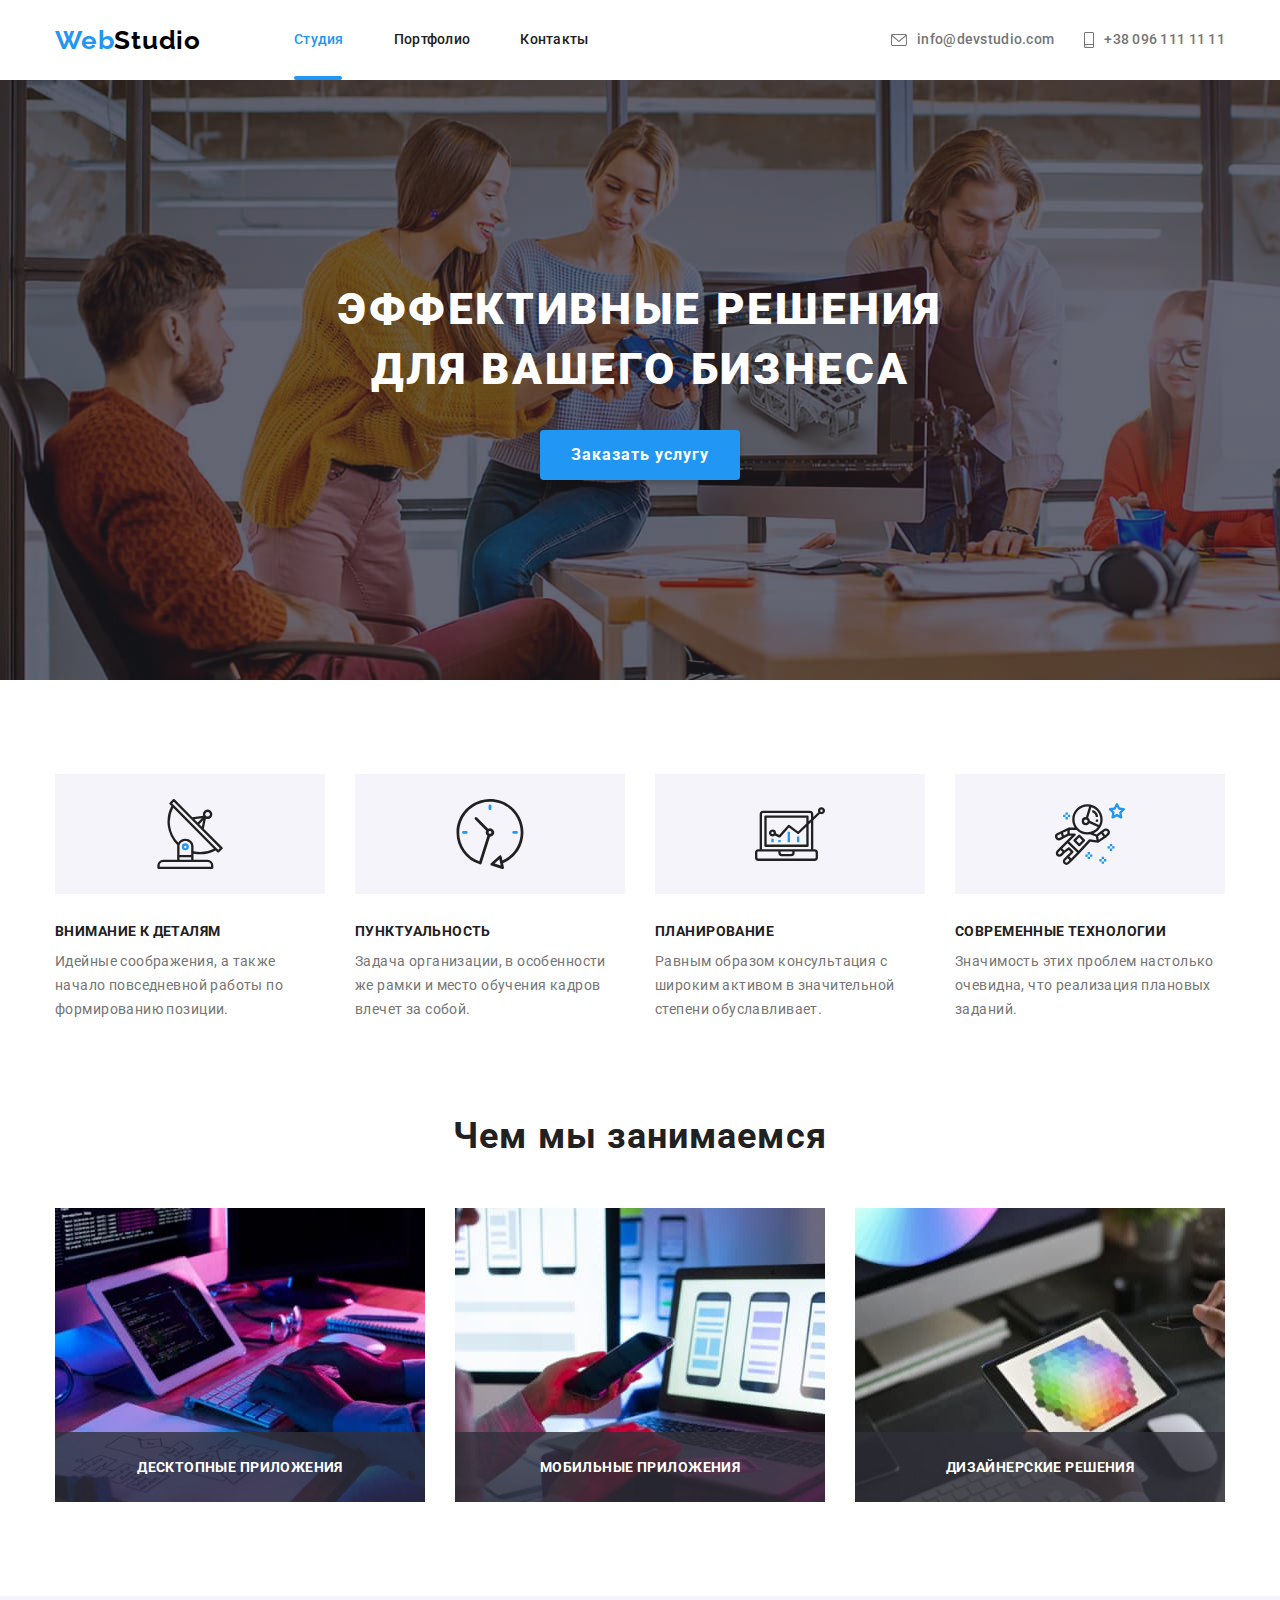
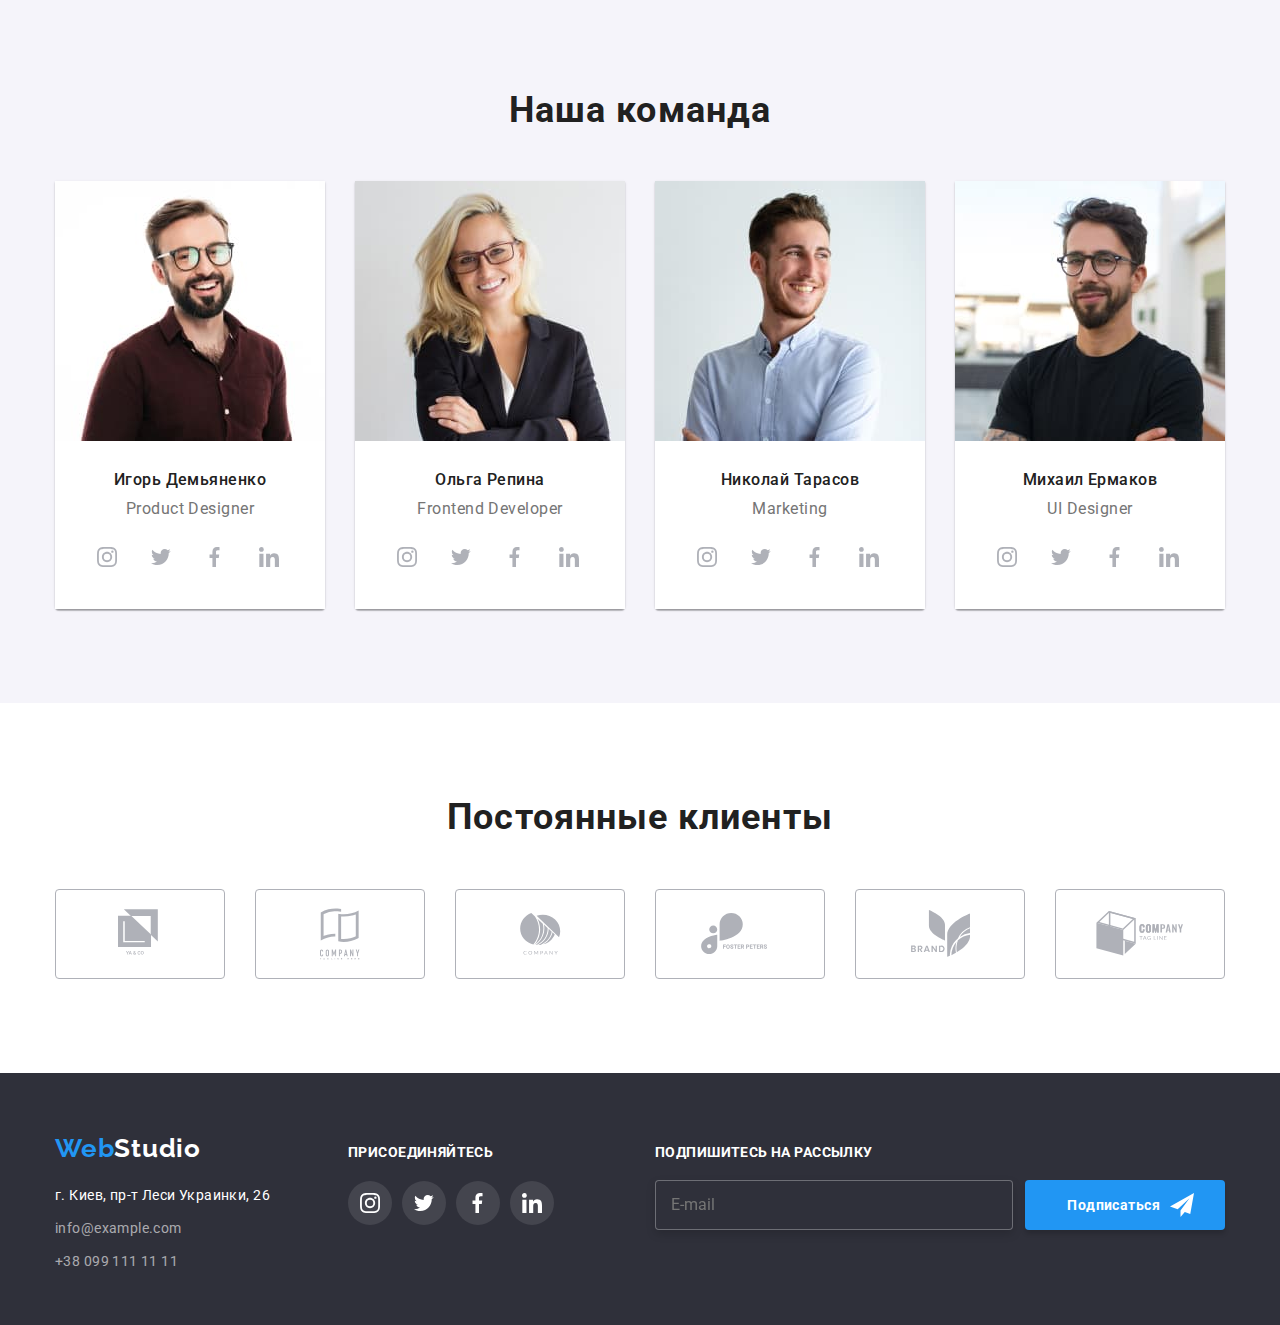
<file: index.html>
<!DOCTYPE html>
<html lang="ru">
  <head>
    <meta charset="UTF-8" />
    <meta name="viewport" content="width=device-width, initial-scale=1.0" />
    <title>Студия</title>
    <link
      rel="stylesheet"
      href="htts://cdnjs.cloudflare.com/ajax/libs/modern-normalize/1.0.0/modern-normalize.css"
    />
    <link
      href="https://fonts.googleapis.com/css2?family=Raleway:wght@700&family=Roboto:wght@400;500;700;900&display=swap"
      rel="stylesheet"
    />

    <link rel="stylesheet" href="./css/styles.css" />
  </head>

  <body>
    <!-- HEADER -->
    <header class="header">
      <div class="container">
        <nav class="navigation">
          <a class="logo link" href=""
            >Web<span class="logo-second">Studio</span>
          </a>
          <ul class="navigation-list list">
            <li class="navigation-list-item">
              <a
                class="navigation-list-link link current size-navigation nav-list-link"
                href=""
                >Студия</a
              >
            </li>
            <li class="navigation-list-item">
              <a
                class="navigation-list-link link size-navigation nav-list-link"
                href="./portfolio.html"
                >Портфолио</a
              >
            </li>
            <li class="navigation-list-item">
              <a
                class="navigation-list-link link size-navigation nav-list-link"
                href=""
                >Контакты</a
              >
            </li>
          </ul>
        </nav>
        <ul class="list navigation-second">
          <li class="icon-header">
            <a class="header-mail link" href="mailto:info@devstudio.com ">
              <svg width="16" height="12" class="list-icon-header">
                <use href="./images/sprite.svg#icon-mail"></use>
              </svg>
              info@devstudio.com
            </a>
          </li>
          <li class="list-telephone icon-header">
            <a class="header-tel link" href="tel:+380961111111">
              <svg width="10" height="16" class="list-icon-header">
                <use href="./images/sprite.svg#icon-smartphone"></use>
              </svg>
              +38 096 111 11 11
            </a>
          </li>
        </ul>
      </div>
    </header>
    <main>
      <!--services-->
      <section class="services overlay">
        <div class="container">
          <h1 class="main-title">Эффективные решения для вашего бизнеса</h1>
          <button class="button" type="button" data-modal-open>
            Заказать услугу
          </button>
        </div>
      </section>
      <!--quality-->
      <section class="middle">
        <div class="container">
          <h2 hidden>Наши лучшие качества</h2>
          <ul class="list list-forms">
            <li class="list-quality icon-group">
              <h3 class="quality">Внимание к деталям</h3>
              <p class="quality-inside">
                Идейные соображения, а также начало повседневной работы по
                формированию позиции.
              </p>
            </li>
            <li class="list-quality icon-clock">
              <h3 class="quality">Пунктуальность</h3>
              <p class="quality-inside">
                Задача организации, в особенности же рамки и место обучения
                кадров влечет за собой.
              </p>
            </li>
            <li class="list-quality icon-diagram">
              <h3 class="quality">Планирование</h3>
              <p class="quality-inside">
                Равным образом консультация с широким активом в значительной
                степени обуславливает.
              </p>
            </li>
            <li class="list-quality icon-astronaut">
              <h3 class="quality">Современные технологии</h3>
              <p class="quality-inside">
                Значимость этих проблем настолько очевидна, что реализация
                плановых заданий.
              </p>
            </li>
          </ul>
        </div>
      </section>
      <!--about us-->
      <section class="jobs">
        <div class="container">
          <h2 class="about-us">Чем мы занимаемся</h2>
          <ul class="list picture-list">
            <li class="job-picture">
              <img
                src="./images/o-nas/box-1.jpg"
                alt="пишет код"
                width="370"
                height="294"
              />
              <div class="kind-job-color">
                <p class="kind-job">ДЕСКТОПНЫЕ ПРИЛОЖЕНИЯ</p>
              </div>
            </li>
            <li class="job-picture">
              <img
                src="./images/o-nas/img.jpg"
                alt="держит телефон"
                width="370"
                height="294"
              />
              <div class="kind-job-color">
                <p class="kind-job">МОБИЛЬНЫЕ ПРИЛОЖЕНИЯ</p>
              </div>
            </li>
            <li class="job-picture">
              <img
                src="./images/o-nas/box-3.jpg"
                alt="держит планшет"
                width="370"
                height="294"
              />
              <div class="kind-job-color">
                <p class="kind-job">ДИЗАЙНЕРСКИЕ РЕШЕНИЯ</p>
              </div>
            </li>
          </ul>
        </div>
      </section>
      <!--Команда-->
      <section class="section-second">
        <div class="container">
          <h2 class="team">Наша команда</h2>
          <ul class="list list-photo">
            <li class="photo-border">
              <img
                src="./images/komanda/img.jpg"
                alt="фото парня"
                width="270"
                height="260"
              />
              <div class="name">
                <h3 class="team-name">Игорь Демьяненко</h3>
                <p class="team-profil" lang="en">Product Designer</p>
                <ul class="list">
                  <li class="list-icon-svg">
                    <a class="link icon-list-team" href="">
                      <svg class="team-svg">
                        <use href="./images/sprite.svg#icon-instagram"></use>
                      </svg>
                    </a>
                  </li>
                  <li class="list-icon-svg">
                    <a class="link icon-list-team" href="">
                      <svg class="team-svg">
                        <use href="./images/sprite.svg#icon-twitter"></use>
                      </svg>
                    </a>
                  </li>
                  <li class="list-icon-svg">
                    <a class="link icon-list-team" href="">
                      <svg class="team-svg">
                        <use href="./images/sprite.svg#icon-facebook"></use>
                      </svg>
                    </a>
                  </li>
                  <li class="list-icon-svg">
                    <a class="link icon-list-team" href="">
                      <svg class="team-svg">
                        <use href="./images/sprite.svg#icon-linkedin"></use>
                      </svg>
                    </a>
                  </li>
                </ul>
              </div>
            </li>
            <li class="photo-border">
              <img
                src="./images/komanda/img-1.jpg"
                alt="фото девушки"
                width="270"
                height="260"
              />
              <div class="name">
                <h3 class="team-name">Ольга Репина</h3>
                <p class="team-profil" lang="en">Frontend Developer</p>
                <ul class="list">
                  <li class="list-icon-svg">
                    <a class="link icon-list-team" href="">
                      <svg class="team-svg">
                        <use href="./images/sprite.svg#icon-instagram"></use>
                      </svg>
                    </a>
                  </li>
                  <li class="list-icon-svg">
                    <a class="link icon-list-team" href="">
                      <svg class="team-svg">
                        <use href="./images/sprite.svg#icon-twitter"></use>
                      </svg>
                    </a>
                  </li>
                  <li class="list-icon-svg">
                    <a class="link icon-list-team" href="">
                      <svg class="team-svg">
                        <use href="./images/sprite.svg#icon-facebook"></use>
                      </svg>
                    </a>
                  </li>
                  <li class="list-icon-svg">
                    <a class="link icon-list-team" href="">
                      <svg class="team-svg">
                        <use href="./images/sprite.svg#icon-linkedin"></use>
                      </svg>
                    </a>
                  </li>
                </ul>
              </div>
            </li>
            <li class="photo-border">
              <img
                src="./images/komanda/img-2.jpg"
                alt="фото парня"
                width="270"
                height="260"
              />
              <div class="name">
                <h3 class="team-name">Николай Тарасов</h3>
                <p class="team-profil" lang="en">Marketing</p>
                <ul class="list">
                  <li class="list-icon-svg">
                    <a class="link icon-list-team" href="">
                      <svg class="team-svg">
                        <use href="./images/sprite.svg#icon-instagram"></use>
                      </svg>
                    </a>
                  </li>
                  <li class="list-icon-svg">
                    <a class="link icon-list-team" href="">
                      <svg class="team-svg">
                        <use href="./images/sprite.svg#icon-twitter"></use>
                      </svg>
                    </a>
                  </li>
                  <li class="list-icon-svg">
                    <a class="link icon-list-team" href="">
                      <svg class="team-svg">
                        <use href="./images/sprite.svg#icon-facebook"></use>
                      </svg>
                    </a>
                  </li>
                  <li class="list-icon-svg">
                    <a class="link icon-list-team" href="">
                      <svg class="team-svg">
                        <use href="./images/sprite.svg#icon-linkedin"></use>
                      </svg>
                    </a>
                  </li>
                </ul>
              </div>
            </li>
            <li class="photo-border">
              <img
                src="./images/komanda/img-3.jpg"
                alt="фото парня"
                width="270"
                height="260"
              />
              <div class="name">
                <h3 class="team-name">Михаил Ермаков</h3>
                <p class="team-profil" lang="en">UI Designer</p>
                <ul class="list">
                  <li class="list-icon-svg">
                    <a class="link icon-list-team" href="">
                      <svg class="team-svg">
                        <use href="./images/sprite.svg#icon-instagram"></use>
                      </svg>
                    </a>
                  </li>
                  <li class="list-icon-svg">
                    <a class="link icon-list-team" href="">
                      <svg class="team-svg">
                        <use href="./images/sprite.svg#icon-twitter"></use>
                      </svg>
                    </a>
                  </li>
                  <li class="list-icon-svg">
                    <a class="link icon-list-team" href="">
                      <svg class="team-svg">
                        <use href="./images/sprite.svg#icon-facebook"></use>
                      </svg>
                    </a>
                  </li>
                  <li class="list-icon-svg">
                    <a class="link icon-list-team" href="">
                      <svg class="team-svg">
                        <use href="./images/sprite.svg#icon-linkedin"></use>
                      </svg>
                    </a>
                  </li>
                </ul>
              </div>
            </li>
          </ul>
        </div>
      </section>
      <section class="clients">
        <div class="container">
          <h2 class="our-clients">Постоянные клиенты</h2>
          <ul class="list all-clients">
            <li class="list-clients">
              <a class="list-clients-item" href="">
                <svg width="44" height="49" class="clients-svg">
                  <use href="./images/sprite.svg#icon-yako"></use>
                </svg>
              </a>
            </li>
            <li class="list-clients">
              <a class="list-clients-item" href="">
                <svg width="40" height="52" class="clients-svg">
                  <use href="./images/sprite.svg#icon-company"></use>
                </svg>
              </a>
            </li>
            <li class="list-clients">
              <a class="list-clients-item" href="">
                <svg width="41" height="42" class="clients-svg">
                  <use href="./images/sprite.svg#icon-Object"></use>
                </svg>
              </a>
            </li>
            <li class="list-clients">
              <a class="list-clients-item" href="">
                <svg width="79" height="42" class="clients-svg">
                  <use href="./images/sprite.svg#icon-foster"></use>
                </svg>
              </a>
            </li>
            <li class="list-clients">
              <a class="list-clients-item" href=""
                ><svg width="59" height="47" class="clients-svg">
                  <use href="./images/sprite.svg#icon-brand"></use>
                </svg>
              </a>
            </li>
            <li class="list-clients">
              <a class="list-clients-item" href="">
                <svg width="88" height="45" class="clients-svg">
                  <use href="./images/sprite.svg#icon-tagline"></use>
                </svg>
              </a>
            </li>
          </ul>
        </div>
      </section>
    </main>
    <!--Footer-->
    <footer class="footer first-footer">
      <div class="container all-footer">
        <div>
          <a class="footer-logo link" href=""
            >Web<span class="footer-logo-second">Studio</span>
          </a>
          <address class="list-adress">
            <a
              class="address navigation-list-link link"
              href=" https://goo.gl/maps/Kp2JSWdoejmREXsi8"
              >г. Киев, пр-т Леси Украинки, 26</a
            >

            <a
              class="navigation-list-link contacts link"
              href="mailto:info@example.com"
              >info@example.com</a
            >

            <a
              class="navigation-list-link contacts link"
              href="tel:+380991111111"
              >+38 099 111 11 11</a
            >
          </address>
        </div>
        <div class="second-footer">
          <b class="footer-social">ПРИСОЕДИНЯЙТЕСЬ</b>
          <ul class="list list-icon">
            <li class="icon-footer-list">
              <a class="link icon-footer" href="">
                <svg class="footer-svg">
                  <use href="./images/sprite.svg#icon-instagram"></use>
                </svg>
              </a>
            </li>
            <li class="icon-footer-list">
              <a class="link icon-footer" href="">
                <svg class="footer-svg">
                  <use href="./images/sprite.svg#icon-twitter"></use>
                </svg>
              </a>
            </li>
            <li class="icon-footer-list">
              <a class="link icon-footer" href="">
                <svg class="footer-svg">
                  <use href="./images/sprite.svg#icon-facebook"></use>
                </svg>
              </a>
            </li>
            <li class="icon-footer-list">
              <a class="link icon-footer" href="">
                <svg class="footer-svg">
                  <use href="./images/sprite.svg#icon-linkedin"></use>
                </svg>
              </a>
            </li>
          </ul>
        </div>
        <form action="#" class="footer-form">
          <div class="subscribe-mail">
            <b class="title-sibscribe">Подпишитесь на рассылку</b>
            <input
              type="email"
              name="subscribe"
              id="subscribe"
              class="text-mail"
              placeholder="E-mail"
            />
          </div>
          <button type="submit" class="send-button">
            Подписаться
            <svg width="24" height="24" class="svg-subscribe">
              <use href="./images/sprite.svg#icon-iconsend"></use>
            </svg>
          </button>
        </form>
      </div>
    </footer>
    <div class="backdrop is-hidden" data-modal>
      <div class="modal">
        <button type="button" class="close-btn" data-modal-close>
          <svg width="18" height="18">
            <use href="./images/sprite.svg#icon-close-ic"></use>
          </svg>
        </button>

        <form action="#" class="modal-form">
          <h2 class="title-form">Оставьте свои данные, мы вам перезвоним</h2>

          <label class="modal-form-field"
            >Имя
            <span class="modal-form-wraper">
              <input
                type="text"
                name="user-name"
                class="modal-form-input"
                required
              />
              <svg width="18" height="18" class="modal-form-svg">
                <use href="./images/sprite.svg#icon-person"></use>
              </svg>
            </span>
          </label>

          <label class="modal-form-field"
            >Телефон
            <span class="modal-form-wraper">
              <input
                type="tel"
                name="user-phone"
                class="modal-form-input"
                required
              />
              <svg width="18" height="18" class="modal-form-svg">
                <use href="./images/sprite.svg#icon-phone"></use>
              </svg>
            </span>
          </label>

          <label class="modal-form-field"
            >Почта
            <span class="modal-form-wraper">
              <input
                type="email"
                name="user-mail"
                class="modal-form-input"
                required
              />
              <svg width="18" height="18" class="modal-form-svg">
                <use href="./images/sprite.svg#icon-mail"></use>
              </svg>
            </span>
          </label>

          <label for="comments" class="text-form">Коментарий</label>
          <textarea
            name="user-message"
            id="comments"
            placeholder="Введите текст"
            class="modal-form-message"
          ></textarea>
          <input
            type="checkbox"
            name="agree"
            value="acept"
            id="agree"
            class="modal-form-agree visually-hidden"
          />
          <label for="agree" class="modal-label-agree"
            >Соглашаюсь с рассылкой и принимаю &ensp;<a href="">
              Условия договора</a
            >
          </label>
          <button type="submit" class="modal-form-btn">Отправить</button>
        </form>
      </div>
    </div>
    <script src="./js/modal.js"></script>
  </body>
</html>
</file>
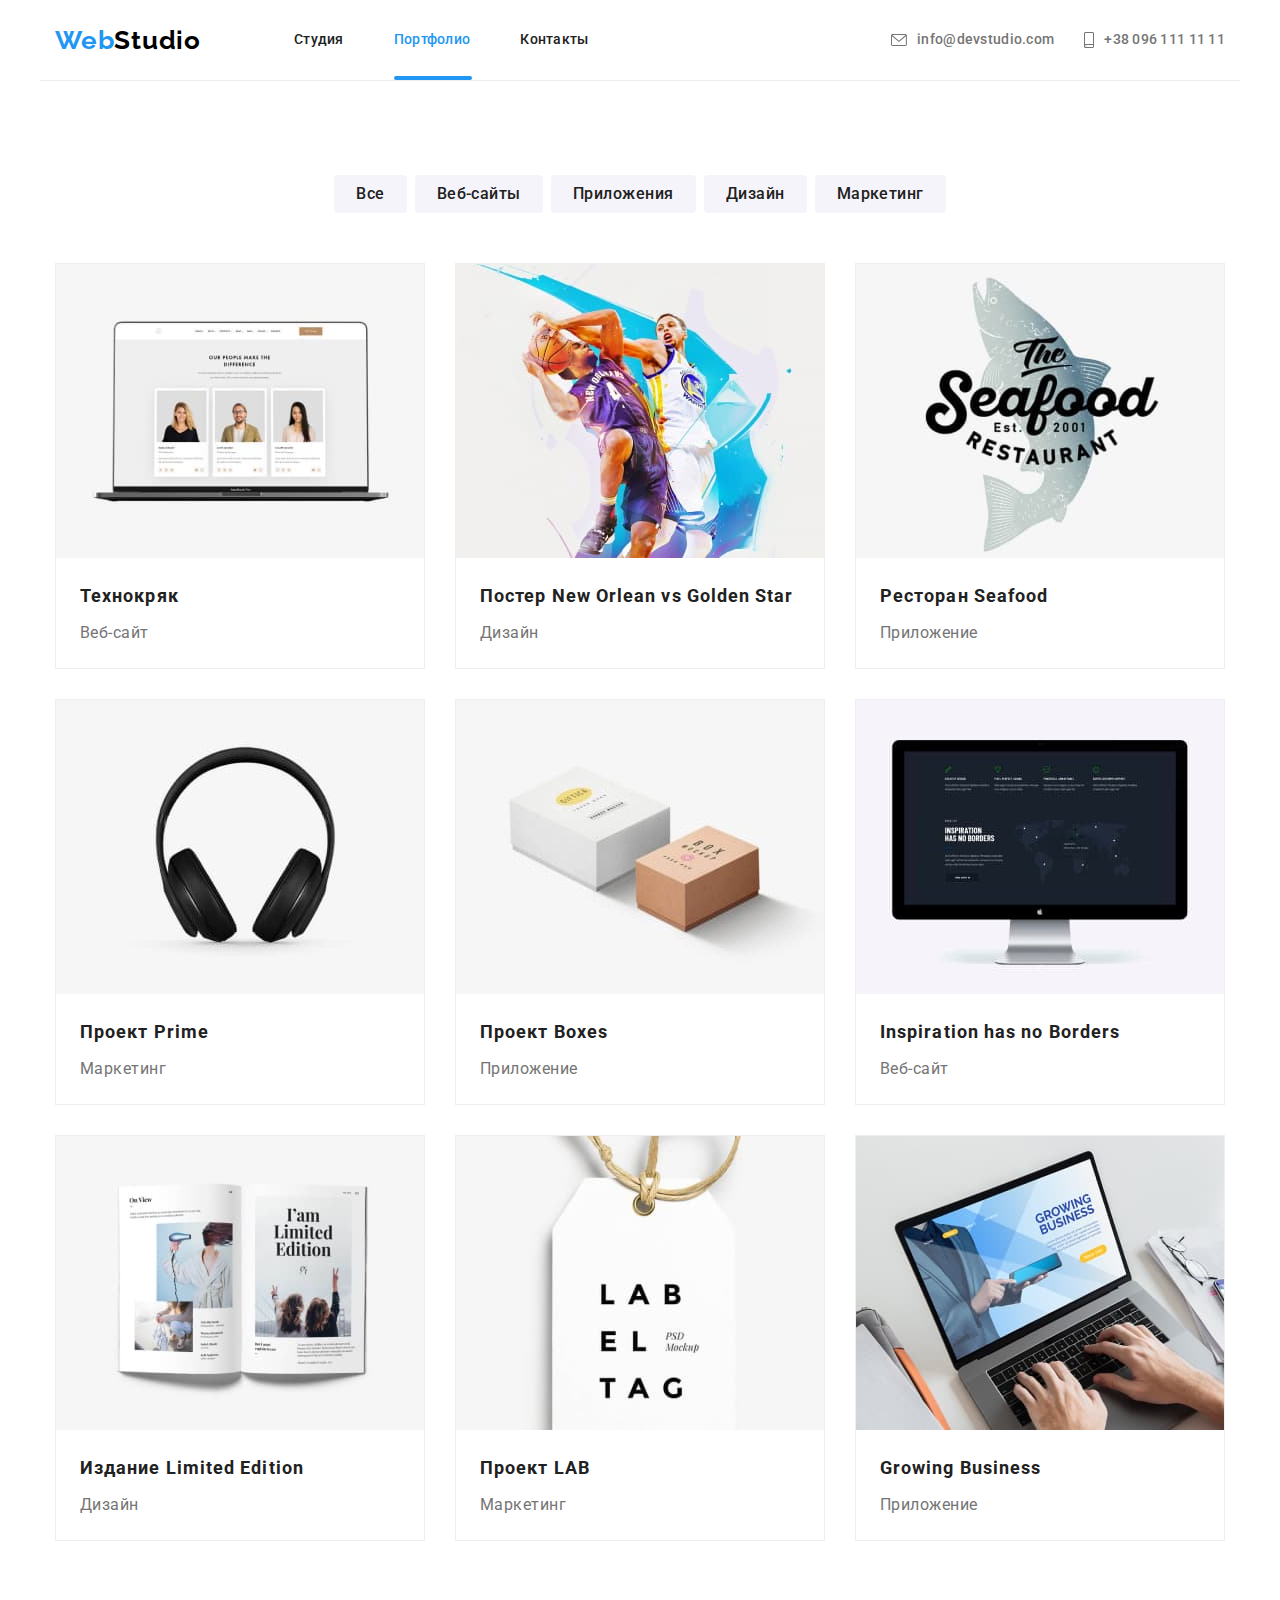
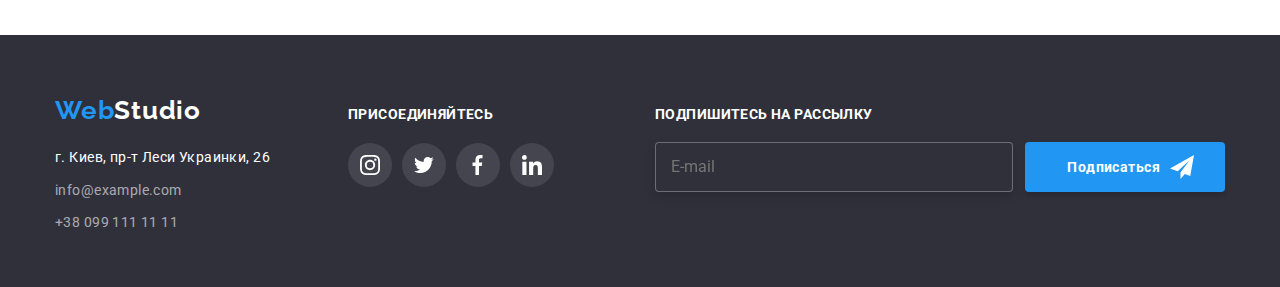
<file: portfolio.html>
<!DOCTYPE html>
<html lang="ru">
  <head>
    <meta charset="UTF-8" />
    <meta name="viewport" content="width=device-width, initial-scale=1.0" />
    <title>Портфолио</title>
    <link
      rel="stylesheet"
      href="htts://cdnjs.cloudflare.com/ajax/libs/modern-normalize/1.0.0/modern-normalize.css"
    />
    <link
      href="https://fonts.googleapis.com/css2?family=Raleway:wght@700&family=Roboto:wght@400;500;700;900&display=swap"
      rel="stylesheet"
    />

    <link rel="stylesheet" href="./css/styles.css" />
  </head>
  <body>
    <!-- HEADER -->
    <header class="header">
      <div class="container header-border">
        <nav class="navigation">
          <a class="logo link" href=""
            >Web<span class="logo-second">Studio</span>
          </a>
          <ul class="navigation-list list">
            <li class="navigation-list-item">
              <a
                class="navigation-list-link link size-navigation"
                href="./index.html"
                >Студия</a
              >
            </li>
            <li class="navigation-list-item">
              <a
                class="navigation-list-link link current-portfolio size-navigation"
                href="./portfolio.html"
                >Портфолио</a
              >
            </li>
            <li class="navigation-list-item">
              <a class="navigation-list-link link size-navigation" href=""
                >Контакты</a
              >
            </li>
          </ul>
        </nav>
        <ul class="list navigation-second">
          <li class="icon-header">
            <a class="header-mail link" href="mailto:info@devstudio.com ">
              <svg width="16" height="12" class="list-icon-header">
                <use href="./images/sprite.svg#icon-mail"></use>
              </svg>
              info@devstudio.com
            </a>
          </li>
          <li class="list-telephone icon-header">
            <a class="header-tel link" href="tel:+380961111111">
              <svg width="10" height="16" class="list-icon-header">
                <use href="./images/sprite.svg#icon-smartphone"></use>
              </svg>
              +38 096 111 11 11
            </a>
          </li>
        </ul>
      </div>
    </header>
    <main>
      <!--Наши проэкты-->
      <section class="first-section">
        <div class="container button-cont">
          <h1 hidden>Our projects</h1>
          <ul class="list all-button">
            <li class="project">
              <button class="projects" type="button">Все</button>
            </li>
            <li class="project">
              <button class="projects" type="button">Веб-сайты</button>
            </li>
            <li class="project">
              <button class="projects" type="button">Приложения</button>
            </li>
            <li class="project">
              <button class="projects" type="button">Дизайн</button>
            </li>
            <li class="project">
              <button class="projects" type="button">Маркетинг</button>
            </li>
          </ul>

          <ul class="list">
            <li class="border">
              <a class="link shadow" href="">
                <div class="list-hide">
                  <img src="./images/portfolio/img0.jpg" alt="ноутбук" />
                  <div class="second-overlay">
                    <p class="text-overlay">
                      Технокряк это современная площадка распространения
                      коронавируса. Компании используют эту платформу для
                      цифрового шпионажа и атак на защищённые сервера
                      конкурентов.
                    </p>
                  </div>
                </div>

                <div class="pictures-items">
                  <h2 class="our-projects">Технокряк</h2>
                  <p class="our-projects-type">Веб-сайт</p>
                </div>
              </a>
            </li>
            <li class="border">
              <a class="link shadow" href="">
                <div class="list-hide">
                  <img
                    src="./images/portfolio/img-1.jpg"
                    alt="грають в баскетбол"
                  />
                  <div class="second-overlay">
                    <p class="text-overlay">
                      Технокряк это современная площадка распространения
                      коронавируса. Компании используют эту платформу для
                      цифрового шпионажа и атак на защищённые сервера
                      конкурентов.
                    </p>
                  </div>
                </div>
                <div class="pictures-items">
                  <h2 class="our-projects">
                    Постер <span lang="en">New Orlean vs Golden Star</span>
                  </h2>
                  <p class="our-projects-type">Дизайн</p>
                </div>
              </a>
            </li>
            <li class="border">
              <a class="link shadow" href="">
                <div class="list-hide">
                  <img
                    src="./images/portfolio/img-2.jpg"
                    alt="логотип ресторана"
                  />
                  <div class="second-overlay">
                    <p class="text-overlay">
                      Технокряк это современная площадка распространения
                      коронавируса. Компании используют эту платформу для
                      цифрового шпионажа и атак на защищённые сервера
                      конкурентов.
                    </p>
                  </div>
                </div>
                <div class="pictures-items">
                  <h2 class="our-projects">
                    Ресторан <span lang="en">Seafood</span>
                  </h2>
                  <p class="our-projects-type">Приложение</p>
                </div>
              </a>
            </li>
            <li class="border">
              <a class="link shadow" href="">
                <div class="list-hide">
                  <img src="./images/portfolio/img-3.jpg" alt="навушники" />
                  <div class="second-overlay">
                    <p class="text-overlay">
                      Технокряк это современная площадка распространения
                      коронавируса. Компании используют эту платформу для
                      цифрового шпионажа и атак на защищённые сервера
                      конкурентов.
                    </p>
                  </div>
                </div>
                <div class="pictures-items">
                  <h2 class="our-projects">
                    Проект <span lang="en">Prime</span>
                  </h2>
                  <p class="our-projects-type">Маркетинг</p>
                </div>
              </a>
            </li>
            <li class="border">
              <a class="link shadow" href="">
                <div class="list-hide">
                  <img src="./images/portfolio/img-4.jpg" alt=" дві коробки" />
                  <div class="second-overlay">
                    <p class="text-overlay">
                      Технокряк это современная площадка распространения
                      коронавируса. Компании используют эту платформу для
                      цифрового шпионажа и атак на защищённые сервера
                      конкурентов.
                    </p>
                  </div>
                </div>
                <div class="pictures-items">
                  <h2 class="our-projects">
                    Проект <span lang="en">Boxes</span>
                  </h2>
                  <p class="our-projects-type">Приложение</p>
                </div>
              </a>
            </li>
            <li class="border">
              <a class="link shadow" href="">
                <div class="list-hide">
                  <img src="./images/portfolio/img-5.jpg" alt="монітор" />
                  <div class="second-overlay">
                    <p class="text-overlay">
                      Технокряк это современная площадка распространения
                      коронавируса. Компании используют эту платформу для
                      цифрового шпионажа и атак на защищённые сервера
                      конкурентов.
                    </p>
                  </div>
                </div>
                <div class="pictures-items">
                  <h2 class="our-projects" lang="en">
                    Inspiration has no Borders
                  </h2>
                  <p class="our-projects-type">Веб-сайт</p>
                </div>
              </a>
            </li>
            <li class="border">
              <a class="link shadow" href="">
                <div class="list-hide">
                  <img src="./images/portfolio/img-6.jpg" alt="книга" />
                  <div class="second-overlay">
                    <p class="text-overlay">
                      Технокряк это современная площадка распространения
                      коронавируса. Компании используют эту платформу для
                      цифрового шпионажа и атак на защищённые сервера
                      конкурентов.
                    </p>
                  </div>
                </div>
                <div class="pictures-items">
                  <h2 class="our-projects">
                    Издание <span lang="en">Limited Edition</span>
                  </h2>
                  <p class="our-projects-type">Дизайн</p>
                </div>
              </a>
            </li>
            <li class="border">
              <a class="link shadow" href="">
                <div class="list-hide">
                  <img src="./images/portfolio/img-7.jpg" alt="бірка" />
                  <div class="second-overlay">
                    <p class="text-overlay">
                      Технокряк это современная площадка распространения
                      коронавируса. Компании используют эту платформу для
                      цифрового шпионажа и атак на защищённые сервера
                      конкурентов.
                    </p>
                  </div>
                </div>
                <div class="pictures-items">
                  <h2 class="our-projects">
                    Проект <span lang="en">LAB</span>
                  </h2>
                  <p class="our-projects-type">Маркетинг</p>
                </div>
              </a>
            </li>
            <li class="border">
              <a class="link shadow" href="">
                <div class="list-hide">
                  <img src="./images/portfolio/img-8.jpg" alt="наберає текст" />
                  <div class="second-overlay">
                    <p class="text-overlay">
                      Технокряк это современная площадка распространения
                      коронавируса. Компании используют эту платформу для
                      цифрового шпионажа и атак на защищённые сервера
                      конкурентов.
                    </p>
                  </div>
                </div>
                <div class="pictures-items">
                  <h2 class="our-projects" lang="en">Growing Business</h2>
                  <p class="our-projects-type">Приложение</p>
                </div>
              </a>
            </li>
          </ul>
        </div>
      </section>
    </main>
    <!--Footer-->
    <footer class="footer first-footer">
      <div class="container all-footer">
        <div>
          <a class="footer-logo link" href=""
            >Web<span class="footer-logo-second">Studio</span>
          </a>
          <address class="list-adress">
            <a
              class="address navigation-list-link link"
              href=" https://goo.gl/maps/Kp2JSWdoejmREXsi8"
              >г. Киев, пр-т Леси Украинки, 26</a
            >

            <a
              class="navigation-list-link contacts link"
              href="mailto:info@example.com"
              >info@example.com</a
            >

            <a
              class="navigation-list-link contacts link"
              href="tel:+380991111111"
              >+38 099 111 11 11</a
            >
          </address>
        </div>
        <div class="second-footer">
          <b class="footer-social">ПРИСОЕДИНЯЙТЕСЬ</b>
          <ul class="list list-icon">
            <li class="icon-footer-list">
              <a class="link icon-footer" href="">
                <svg class="footer-svg">
                  <use href="./images/sprite.svg#icon-instagram"></use>
                </svg>
              </a>
            </li>
            <li class="icon-footer-list">
              <a class="link icon-footer" href="">
                <svg class="footer-svg">
                  <use href="./images/sprite.svg#icon-twitter"></use>
                </svg>
              </a>
            </li>
            <li class="icon-footer-list">
              <a class="link icon-footer" href="">
                <svg class="footer-svg">
                  <use href="./images/sprite.svg#icon-facebook"></use>
                </svg>
              </a>
            </li>
            <li class="icon-footer-list">
              <a class="link icon-footer" href="">
                <svg class="footer-svg">
                  <use href="./images/sprite.svg#icon-linkedin"></use>
                </svg>
              </a>
            </li>
          </ul>
        </div>
        
        <form action="" class="footer-form">
          <div class="subscribe-mail">
            <label for="subscribe" class="title-sibscribe">Подпишитесь на рассылку</label>
            <input type="email" name="subscribe" id="subscribe" class="text-mail" placeholder="E-mail" />
          </div>
        
          <button type="submit" class="send-button">
            Подписаться
            <svg width="24" height="24" class="svg-subscribe">
              <use href="./images/sprite.svg#icon-iconsend"></use>
            </svg>
          </button>
        
        </form>
        </div>
        </div>
    </footer>
  </body>
</html>
</file>
<file: css/styles.css>
/*-----INDEX.HTML-------*/

/*-----GENERAL-----*/
:root {
  --primary-text-color: #757575;
  --title-text-color: #212121;
  --main-text-color: #ffffff;
  --accent-color: #2196f3;
  --logo-color: #000000;
  --other-color: #f5f4fa;
  --contacts-color: rgba(255, 255, 255, 0.6);
  --background-color: #2f303a;
  --svg-team-icon-color: #afb1b8;
  --footer-hover-color: white;
}

*,
*::before,
*::after {
  box-sizing: border-box;
  margin: 0;
  padding: 0;
}
body {
  font-family: 'Roboto', sans-serif;
  background: var(--main-text-color);
}
.list {
  list-style: none;
}
.link {
  text-decoration: none;
}

img {
  display: block;
}

.container {
  width: 1200px;
  padding: 0 15px;
  margin: 0 auto;
  align-items: center;
}

/*----- END GENERAL-----*/

/*-----HEADER-----*/

.header .container {
  display: flex;
}
.logo {
  margin-right: 93px;
}
.navigation-list-item:not(:last-child) {
  margin-right: 50px;
}

.navigation {
  display: flex;
  align-items: center;
}
.navigation-list {
  display: flex;
}
.navigation-second {
  display: flex;
  justify-content: flex-end;
  margin-left: auto;
}
.list-telephone {
  margin-left: 30px;
}

.logo {
  font-family: 'Raleway', sans-serif;
  font-weight: 700;
  font-size: 26px;
  line-height: 1.19;
  letter-spacing: 0.03em;
  color: var(--accent-color);
}
.logo-second {
  color: var(--logo-color);
}

.navigation-list-link {
  display: block;
  font-weight: 500;
  font-size: 14px;
  line-height: 1.14;
  letter-spacing: 0.02em;
  color: var(--title-text-color);
}
.nav-list-link {
  transition: color 250ms cubic-bezier(0.4, 0, 0.2, 1);
}
.nav-list-link:hover,
.nav-list-link:focus,
.header-mail:hover,
.header-mail:focus,
.header-tel:hover,
.header-tel:focus {
  color: var(--accent-color);
}
.current {
  color: var(--accent-color);
  position: relative;
}
.current::after {
  display: flex;
  content: '';
  width: 48px;
  height: 4px;
  background-color: var(--accent-color);
  border-radius: 2px;
  position: absolute;
  bottom: 0;
}
.current-portfolio {
  color: var(--accent-color);
  position: relative;
}
.current-portfolio::after {
  display: flex;
  content: '';
  width: 78px;
  height: 4px;
  background-color: var(--accent-color);
  border-radius: 2px;
  position: absolute;
  bottom: 0;
}

.size-navigation {
  padding-top: 32px;
  padding-bottom: 32px;
}

.header-mail,
.header-tel {
  display: flex;
  align-items: center;
  font-weight: 500;
  font-size: 14px;
  line-height: 1.14;
  letter-spacing: 0.02em;
  color: var(--primary-text-color);
  padding-top: 32px;
  padding-bottom: 32px;
  transition: color 250ms cubic-bezier(0.4, 0, 0.2, 1);
}
.icon-header {
  display: flex;
  align-items: center;
  justify-content: center;
}

.list-icon-header {
  fill: var(--primary-text-color);
  transition: fill 250ms cubic-bezier(0.4, 0, 0.2, 1);
}
.header-mail:hover .list-icon-header {
  fill: var(--accent-color);
}
.header-tel:hover .list-icon-header {
  fill: var(--accent-color);
}
.list-icon-header {
  margin-right: 10px;
}
/*-----END HEADER-----*/

/*------MAIN------*/
.overlay {
  background-image: linear-gradient(
      rgba(47, 48, 58, 0.4),
      rgba(47, 48, 58, 0.4)
    ),
    url(../images/main/Overlay.jpg);
  background-color: var(--logo-color);
  height: 600px;
  max-width: 1600px;
  margin-left: auto;
  margin-right: auto;
}
.services {
  text-align: center;
  padding-top: 200px;
  padding-bottom: 200px;
}

.main-title {
  font-weight: 900;
  font-size: 44px;
  line-height: 1.36;
  letter-spacing: 0.06em;
  text-transform: uppercase;
  color: var(--main-text-color);
  width: 660px;
  margin: 0 auto;
}
.button {
  background: var(--accent-color);
  box-shadow: 0px 4px 4px rgba(0, 0, 0, 0.15);
  font-weight: 700;
  font-size: 16px;
  line-height: 1.87;
  letter-spacing: 0.06em;
  color: var(--main-text-color);
  width: 200px;
  height: 50px;
  border-radius: 4px;
  border: solid transparent;
  margin-top: 30px;
}

.pictures-items {
  padding: 20px 24px 20px 24px;
}
.list-quality:not(:last-child) {
  margin-right: 30px;
}
.list-quality::before {
  display: block;
  content: '';
  height: 120px;
  background-repeat: no-repeat;
  background-position: center;
  background-color: var(--other-color);
}
.icon-group::before {
  background-image: url(../images/quality/Group.svg);
}
.icon-clock::before {
  background-image: url(../images/quality/clock.svg);
}
.icon-diagram::before {
  background-image: url(../images/quality/diagram.svg);
}
.icon-astronaut::before {
  background-image: url(../images/quality/astronaut.svg);
}

.list-forms {
  display: flex;
  justify-content: space-between;
}
.middle {
  padding-top: 94px;
}

.quality {
  font-weight: 700;
  font-size: 14px;
  line-height: 1.14;
  letter-spacing: 0.03em;
  text-transform: uppercase;
  color: var(--title-text-color);
  margin-top: 30px;
  margin-bottom: 10px;
}

.quality-inside {
  font-weight: 400;
  font-size: 14px;
  line-height: 1.71;
  letter-spacing: 0.03em;
  color: var(--primary-text-color);
  width: 270px;
}

.job-picture:not(:last-child) {
  margin-right: 30px;
}
.job-picture {
  position: relative;
}

.picture-list {
  display: flex;
  justify-content: space-between;
}
.kind-job-color {
  background: rgba(47, 48, 58, 0.8);
  width: 100%;
  height: 70px;
  position: absolute;
  bottom: 0;
}
.kind-job {
  position: absolute;
  top: 50%;
  left: 50%;
  transform: translate(-50%, -50%);
  font-size: 14px;
  font-weight: 700;
  line-height: 1.17;
  letter-spacing: 0.03em;
  white-space: nowrap;
  color: var(--main-text-color);
}

.about-us,
.team {
  font-weight: 700;
  font-size: 36px;
  line-height: 1.16;
  letter-spacing: 0.03em;
  color: var(--title-text-color);
}
.icon-list-team {
  display: flex;
  align-items: center;
  justify-content: center;
  width: 44px;
  height: 44px;
  border-radius: 50px;

  transition: background-color 250ms cubic-bezier(0.4, 0, 0.2, 1);
}
.icon-list-team:hover .team-svg {
  fill: var(--footer-hover-color);
}
.icon-list-team:hover {
  background-color: var(--accent-color);
}
.team-svg {
  fill: var(--svg-team-icon-color);
  width: 20px;
  height: 20px;
  transition: fill 250ms cubic-bezier(0.4, 0, 0.2, 1);
}
.list-icon-svg:not(:last-child) {
  margin-right: 10px;
}
.jobs {
  padding-top: 94px;
  padding-bottom: 94px;
}

.about-us {
  text-align: center;

  margin-bottom: 50px;
}
.section-second {
  background: var(--other-color);
  padding-top: 94px;
  padding-bottom: 94px;
}
.photo-border:not(:last-child) {
  margin-right: 30px;
}
.photo-border {
  width: 270px;
  box-shadow: 0px 1px 3px rgba(0, 0, 0, 0.12), 0px 1px 1px rgba(0, 0, 0, 0.14),
    0px 2px 1px rgba(0, 0, 0, 0.2);
  border-radius: 0px 0px 4px 4px;
}

.team {
  text-align: center;
  margin-bottom: 50px;
}

.list-photo {
  display: flex;
}

.team-name {
  font-weight: 500;
  font-size: 16px;
  line-height: 1.18;
  letter-spacing: 0.03em;
  color: var(--title-text-color);
}
.name {
  text-align: center;
  padding-top: 30px;
  padding-bottom: 30px;
  padding-left: 30px;
  padding-right: 30px;
  background-color: var(--footer-hover-color);
}
.team-profil {
  font-weight: 400;
  font-size: 16px;
  line-height: 1.18;
  letter-spacing: 0.03em;
  color: var(--primary-text-color);
  text-align: center;
  margin-top: 10px;
  margin-bottom: 16px;
}

.clients {
  margin-top: 94px;
  margin-bottom: 94px;
}
.all-clients {
  display: flex;
  justify-content: space-between;
  margin-top: 50px;
}

.our-clients {
  text-align: center;
  font-weight: 700;
  font-size: 36px;
  line-height: 1.16;
  letter-spacing: 0.03em;
  color: var(--title-text-color);
}

.list-clients-item {
  display: flex;
  align-items: center;
  justify-content: center;
  width: 170px;
  height: 90px;
  border: 1px solid var(--svg-team-icon-color);
  box-sizing: border-box;
  border-radius: 4px;
  transition: border 250ms cubic-bezier(0.4, 0, 0.2, 1);
}
.list-clients-item:hover .clients-svg {
  fill: var(--accent-color);
}
.list-clients-item:hover {
  border: 1px solid var(--accent-color);
}
.clients-svg {
  fill: var(--svg-team-icon-color);
  transition: fill 250ms cubic-bezier(0.4, 0, 0.2, 1);
}

/*------END MAIN------*/

/*------FOOTER------*/

.footer {
  background: var(--background-color);
  height: 252px;
  padding-top: 60px;
  padding-bottom: 60px;
}
.list-adress {
  margin-top: 20px;
}
.footer-logo {
  font-family: 'Raleway', sans-serif;
  font-weight: 700;
  font-size: 26px;
  line-height: 1.19;
  letter-spacing: 0.03em;
  color: var(--accent-color);
}
.footer-logo-second {
  color: var(--main-text-color);
}

.navigation-list-link:not(:last-child) {
  margin-bottom: 9px;
}
.address {
  font-style: normal;
  font-weight: 400;
  font-size: 14px;
  line-height: 1.71;
  letter-spacing: 0.03em;
  color: var(--main-text-color);
}

.contacts {
  font-style: normal;
  font-weight: 400;
  font-size: 14px;
  line-height: 1.71;
  letter-spacing: 0.03em;
  color: var(--contacts-color);
}
.first-footer {
  display: flex;
  align-items: baseline;
}
.second-footer {
  margin-left: 70px;
}
.list-icon {
  display: flex;
  margin-top: 20px;
}
.footer-social {
  font-style: normal;
  font-weight: 700;
  font-size: 14px;
  line-height: 16px;
  letter-spacing: 0.03em;
  text-transform: uppercase;
  color: var(--footer-hover-color);
}
.icon-footer {
  display: flex;
  align-items: center;
  justify-content: center;
  width: 44px;
  height: 44px;
  background: rgba(255, 255, 255, 0.1);
  border-radius: 50%;
  transition: background-color 250ms cubic-bezier(0.4, 0, 0.2, 1);
}
.icon-footer:hover {
  background-color: var(--accent-color);
}
.footer-svg {
  display: flex;
  width: 20px;
  height: 20px;
  fill: var(--footer-hover-color);
}

.icon-footer-list:not(:last-child) {
  margin-right: 10px;
}
.all-footer {
  display: flex;
  justify-content: space-between;
  align-items: baseline;
}

.subscribe-mail {
  display: flex;
  flex-direction: column;
  align-items: flex-start;
  margin-left: 93px;
}

.footer-form {
  display: flex;
  align-items: flex-end;
}

.send-button {
  display: flex;
  align-items: center;
  justify-content: flex-end;
  margin-left: 12px;
  width: 200px;
  height: 50px;
  background-color: var(--accent-color);
  font-style: normal;
  font-weight: 700;
  font-size: 14px;
  line-height: 30px;
  letter-spacing: 0.03em;
  color: var(--main-text-color);
  box-shadow: 0px 4px 4px rgba(0, 0, 0, 0.15);
  border-radius: 4px;
  border: solid transparent;
}
.svg-subscribe {
  margin-right: 28px;
  margin-left: 10px;
}
.text-mail {
  width: 358px;
  height: 50px;
  margin-top: 20px;
  color: var(--main-text-color);
}
.subscribe-mail input {
  padding: 15px;
  font-size: 16px;
  background-color: var(--background-color);
  border: 1px solid rgba(255, 255, 255, 0.3);
  box-sizing: border-box;
  filter: drop-shadow(0px 4px 4px rgba(0, 0, 0, 0.15));
  border-radius: 4px;
}

.title-sibscribe {
  font-style: normal;
  font-weight: 700;
  font-size: 14px;
  line-height: 16px;
  letter-spacing: 0.03em;
  text-transform: uppercase;
  color: var(--main-text-color);
}

/*------END FOOTER------*/

/*----END INDEX.HTML----*/

/*----PORTFOLIO-----*/

.header-border {
  border-bottom: 1px solid #ececec;
}

.first-section {
  padding-bottom: 94px;
  padding-top: 94px;
}
/*----MAIN-----*/

.all-button {
  display: flex;
  justify-content: center;
  margin-bottom: 50px;
}
.project:not(:last-child) {
  margin-right: 8px;
}
.projects {
  font-weight: 500;
  font-size: 16px;
  line-height: 1.62;
  letter-spacing: 0.03em;
  color: var(--title-text-color);
  background-color: var(--other-color);
  border-radius: 4px;
  border: none;
  text-align: center;
  padding-top: 6px;
  padding-bottom: 6px;
  padding-right: 22px;
  padding-left: 22px;
  transition: background-color 250ms cubic-bezier(0.4, 0, 0.2, 1),
    box-shadow 250ms cubic-bezier(0.4, 0, 0.2, 1),
    color 250ms cubic-bezier(0.4, 0, 0.2, 1);
}
.projects:hover,
.projects:focus {
  background-color: var(--accent-color);
  color: var(--main-text-color);
  box-shadow: 0px 3px 1px rgba(0, 0, 0, 0.1), 0px 1px 2px rgba(0, 0, 0, 0.08),
    0px 2px 2px rgba(0, 0, 0, 0.12);
}
.border:nth-child(3n) {
  margin-right: 0;
}
.border:nth-last-child(-n + 3) {
  margin-bottom: 0;
}
.border {
  position: relative;
  width: 370px;
  border: 1px solid #eeeeee;
  margin-right: 30px;
  margin-bottom: 30px;
}
.shadow {
  display: block;
}
.shadow:hover {
  box-shadow: 0px 1px 1px rgba(0, 0, 0, 0.12), 0px 4px 4px rgba(0, 0, 0, 0.06),
    1px 4px 6px rgba(0, 0, 0, 0.16);
}
.border:hover .second-overlay {
  transform: translateX(0);
}
.list-hide {
  position: relative;
  overflow: hidden;
}
.second-overlay {
  position: absolute;
  top: 0;
  width: 100%;
  height: 100%;
  background-color: rgba(33, 150, 243, 0.9);
  transform: translateY(100%);
  transition: 250ms cubic-bezier(0.4, 0, 0.2, 1);
}

.text-overlay {
  position: absolute;
  top: 50%;
  left: 50%;
  transform: translate(-50%, -50%);
  font-size: 18px;
  width: 320px;
  line-height: 28px;
  color: var(--main-text-color);
}

.container .list {
  display: flex;
  flex-wrap: wrap;
}
.our-projects {
  font-weight: 700;
  font-size: 18px;
  line-height: 2;
  letter-spacing: 0.06em;
  color: var(--title-text-color);
  margin-bottom: 4px;
}

.our-projects-type {
  font-weight: 400;
  font-size: 16px;
  line-height: 1.87;
  letter-spacing: 0.03em;
  color: var(--primary-text-color);
}

/*-----END MAIN*/

.backdrop {
  width: 100%;
  height: 100%;
  background: rgba(0, 0, 0, 0.2);
  position: fixed;
  top: 0;
  left: 0;
  opacity: 1;
  transition: opacity 250ms cubic-bezier(0.4, 0, 0.2, 1);
}

.backdrop.is-hidden {
  opacity: 0;
  visibility: hidden;
  pointer-events: none;
  transition: opacity 250ms cubic-bezier(0.4, 0, 0.2, 1);
}

.backdrop.is-hidden .modal {
  transform: translate(-50%, -50%) scale(0);
  transition: 250ms cubic-bezier(0.4, 0, 0.2, 1);
}
.modal {
  position: absolute;
  top: 50%;
  left: 50%;
  transform: translate(-50%, -50%) scale(1);
  width: 528px;
  height: 581px;
  transition: background-color 250ms cubic-bezier(0.4, 0, 0.2, 1);
  background-color: var(--main-text-color);
  box-shadow: 0px 1px 3px rgba(0, 0, 0, 0.12), 0px 1px 1px rgba(0, 0, 0, 0.14),
    0px 2px 1px rgba(0, 0, 0, 0.2);
  border-radius: 4px;
  padding: 40px;
}
.close-btn {
  width: 30px;
  height: 30px;
  display: flex;
  justify-content: center;
  align-items: center;
  position: absolute;
  top: 8px;
  right: 8px;
  border: 1px solid rgba(0, 0, 0, 0.1);
  border-radius: 50%;
  background-color: var(--main-text-color);
  cursor: pointer;
  transition: fill 250ms cubic-bezier(0.4, 0, 0.2, 1);
}
.close-btn:hover {
  fill: var(--accent-color);
}
.visually-hidden {
  position: absolute !important;
  clip: rect(1px 1px 1px 1px); /* IE6, IE7 */
  clip: rect(1px, 1px, 1px, 1px);
  padding: 0 !important;
  border: 0 !important;
  height: 1px !important;
  width: 1px !important;
  overflow: hidden;
}
.title-form {
  text-align: center;
  font-size: 20px;
  line-height: 23px;
  letter-spacing: 0.03em;
  margin-bottom: 12px;
}
.modal-form {
  display: flex;
  flex-direction: column;
}
.modal-form-input:focus,
.modal-form-message:focus {
  outline: none;
  border: 1px solid var(--accent-color);
  transition: border 250ms cubic-bezier(0.4, 0, 0.2, 1);
}
.modal-form-input:focus + .modal-form-svg {
  fill: var(--accent-color);
  transition: fill 250ms cubic-bezier(0.4, 0, 0.2, 1);
}
.modal-form-input {
  display: block;
  width: 100%;
  height: 40px;
  border: 1px solid rgba(33, 33, 33, 0.2);
  border-radius: 4px;
  padding-left: 42px;
  cursor: pointer;
}
.modal-form-wraper {
  display: block;
  position: relative;
  margin-top: 4px;
}
.modal-form-message {
  padding: 12px 16px;
  font-size: 12px;
  letter-spacing: 0.01em;
  height: 120px;
  border: 1px solid rgba(33, 33, 33, 0.2);
  border-radius: 4px;
  resize: none;
  margin-bottom: 20px;
  cursor: pointer;
}
.modal-form-field {
  margin-bottom: 10px;
  font-size: 12px;
  line-height: 14px;
  letter-spacing: 0.01em;
  color: var(--primary-text-color);
}
.modal-form-svg {
  position: absolute;
  top: 50%;
  left: 12px;
  transform: translateY(-50%);
}

.modal-label-agree::before {
  display: inline-block;
  content: '';
  border: 2px solid var(--title-text-color);
  border-radius: 2px;
  width: 16px;
  height: 15px;
  margin-right: 7px;
  transition: border-color 250ms cubic-bezier(0.4, 0, 0.2, 1),
    background-color 250ms cubic-bezier(0.4, 0, 0.2, 1);
}
.modal-form-agree:checked + .modal-label-agree::before {
  background-color: var(--accent-color);
  background-image: url(../images/modal/iconcheck.svg);
  background-size: contain;
  background-origin: border-box;
  border-color: var(--accent-color);
}
.text-form {
  font-size: 12px;
  line-height: 14px;
  letter-spacing: 0.01em;
  color: var(--primary-text-color);
  margin-bottom: 4px;
}
.modal-label-agree {
  display: flex;
  justify-content: center;
  align-content: center;
  font-size: 14px;
  letter-spacing: 0.03em;
  color: var(--primary-text-color);
  margin-bottom: 30px;
}

.modal-form-btn {
  margin: auto;
  align-self: flex-start;
  background: var(--accent-color);
  box-shadow: 0px 4px 4px rgba(0, 0, 0, 0.15);
  border-radius: 4px;
  border: solid transparent;
  height: 50px;
  width: 200px;
  font-size: 16px;
  letter-spacing: 0.06em;
  color: var(--main-text-color);
  cursor: pointer;
}
</file>
